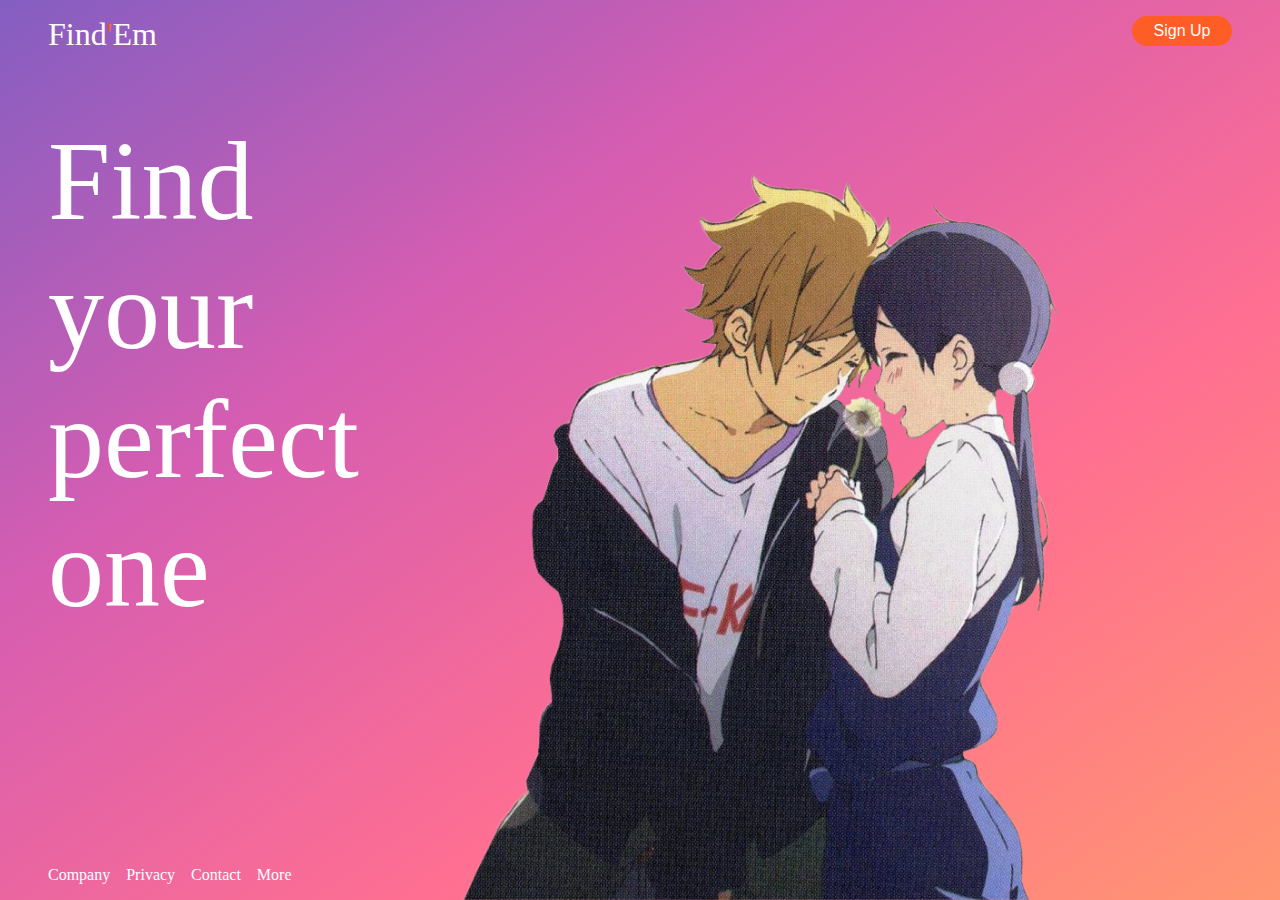
<file: index.html>
<!DOCTYPE html>
<html lang="en">
<head>
    <meta charset="UTF-8">
    <meta http-equiv="X-UA-Compatible" content="IE=edge">
    <meta name="viewport" content="width=device-width, initial-scale=1.0">
    <title>Find'Em</title>

    <link rel="stylesheet" href="style.css">
</head>
<body class="bg-gradient">
    <header class="header">
        <div class="logo"> Find<span class="logo-accent">'</span>Em </div>

        <a href="./signup.html">
            <button class="btn btn-small"> Sign Up </button>
        </a>
    </header>
    
    <main class="main">
        <div class="slogan"> Find your perfect one </div>
        <img src="couple.png" alt="couple" class="bg-image">
    </main>

    <footer class="footer">
        <div> Company </div>
        <div> Privacy </div>
        <div> Contact </div>
        <div> More </div>
    </footer>
</body>
</html>
</file>
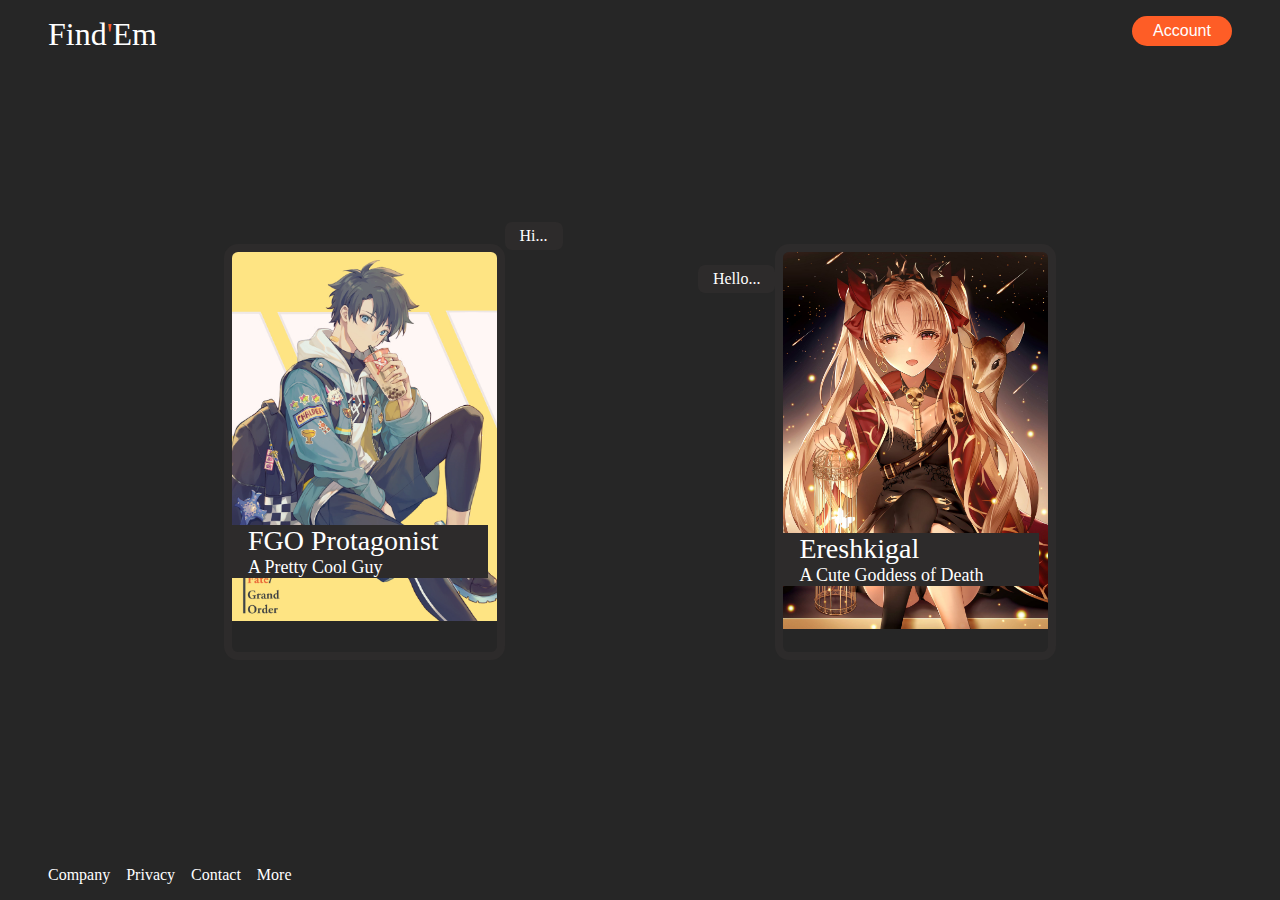
<file: chat.html>
<!DOCTYPE html>
<html lang="en">
<head>
    <meta charset="UTF-8">
    <meta http-equiv="X-UA-Compatible" content="IE=edge">
    <meta name="viewport" content="width=device-width, initial-scale=1.0">
    <title>Document</title>

    <link rel="stylesheet" href="style.css">
    <script>
        let current_profile = sessionStorage.getItem('current_profile');
        console.log(current_profile);

        if (current_profile === null) {
            current_profile = 1;
        }

        document.addEventListener('DOMContentLoaded', () => {
            document.querySelectorAll('.their-profile').forEach(profile => {
                profile.style.display = 'none';
            })

            document.querySelector(`#profile-${current_profile}`).style.display = 'block';
        })
    </script>
</head>

<body class="bg-dark">
    <header class="header">
        <div class="logo"> Find<span class="logo-accent">'</span>Em </div>

        <a href="feed.html">
            <button class="btn btn-small"> Account </button>
        </a>
    </header>

    <main class="main-feed">
        <div class="profile">
            <img src="gudao.jpg" alt="your profile" class="profile-img">
            <div class="profile-info">
                <div class="profile-name"> FGO Protagonist </div>
                <div class="profile-bio"> A Pretty Cool Guy </div>
            </div>
        </div>

        <div class="chat">
            <div class="your-msg chat-msg"> Hi... </div>
            <div class="their-msg chat-msg"> Hello... </div>
        </div>

        <div class="profile their-profile" id="profile-1">
            <img src="ereshkigal.jpeg" alt="your profile" class="profile-img">
            <div class="profile-info">
                <div class="profile-name"> Ereshkigal </div>
                <div class="profile-bio"> A Cute Goddess of Death </div>
            </div>
        </div>

        <div class="profile their-profile" id="profile-2">
            <img src="Mash.Kyrielight.full.2237502.png" alt="your profile" class="profile-img">
            <div class="profile-info">
                <div class="profile-name"> Mash Kyrielight </div>
                <div class="profile-bio"> A Cute Shielder </div>
            </div>
        </div>
    </main>

    <footer class="footer">
        <div> Company </div>
        <div> Privacy </div>
        <div> Contact </div>
        <div> More </div>
    </footer>
</body>
</html>
</file>
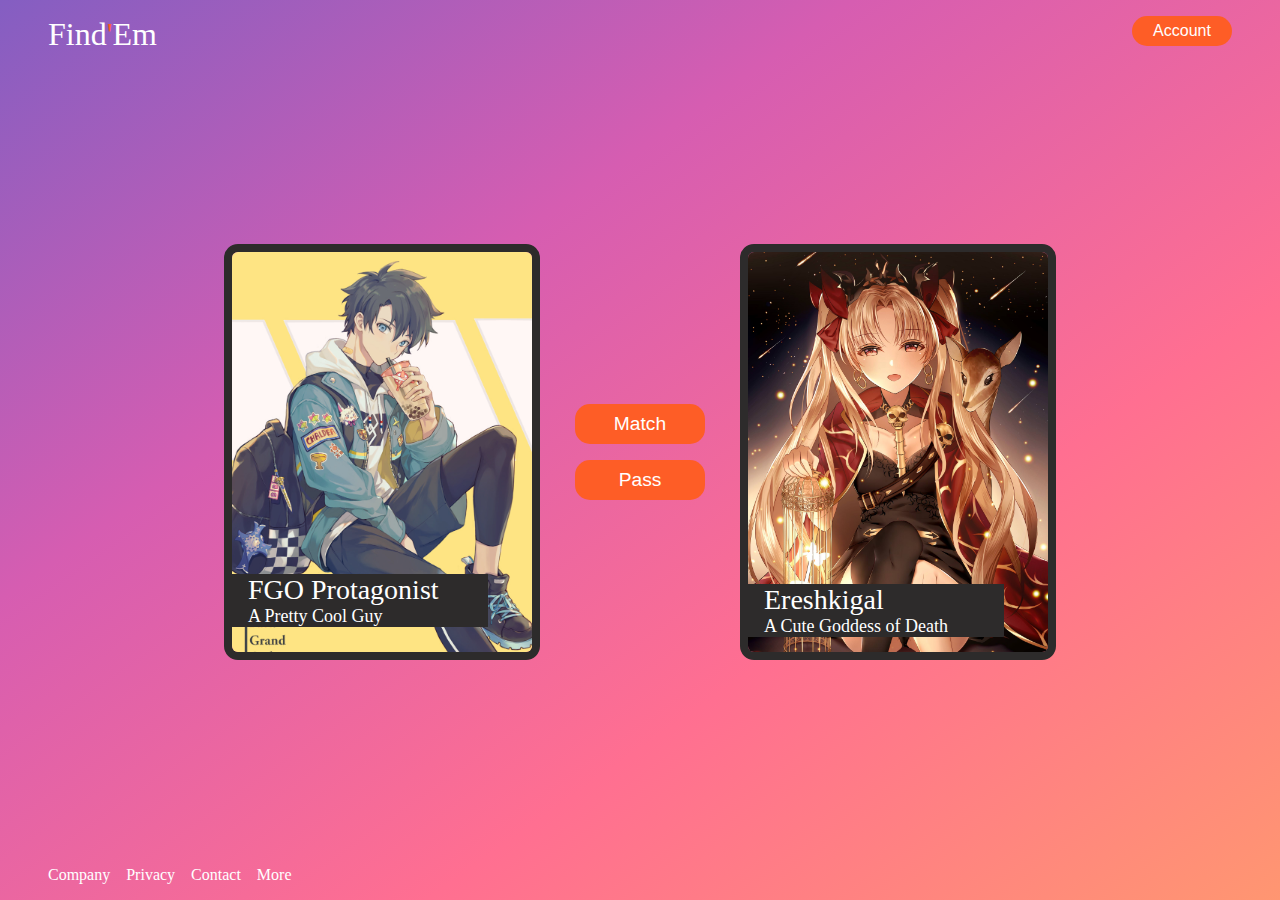
<file: feed.html>
<!DOCTYPE html>
<html lang="en">
<head>
    <meta charset="UTF-8">
    <meta http-equiv="X-UA-Compatible" content="IE=edge">
    <meta name="viewport" content="width=device-width, initial-scale=1.0">
    <title>Account Feed</title>

    <link rel="stylesheet" href="style.css">

    <script>
        let current_profile = 1;
        let off_profile = 2;

        sessionStorage.setItem('current_profile', current_profile);
        sessionStorage.setItem('off_profile', off_profile);

        function Pass() {
            document.querySelector(`#profile-${current_profile}`).style.display = 'none';
            document.querySelector(`#profile-${off_profile}`).style.display = 'block';

            temp = current_profile;
            current_profile = off_profile;
            off_profile = temp;

            sessionStorage.setItem('current_profile', current_profile);
            sessionStorage.setItem('off_profile', off_profile);
        }
    </script>
</head>
<body class="bg-gradient">
    <header class="header">
        <div class="logo"> Find<span class="logo-accent">'</span>Em </div>

        <a href="feed.html">
            <button class="btn btn-small"> Account </button>
        </a>
    </header>

    <main class="main-feed">
        <div class="profile">
            <img src="gudao.jpg" alt="your profile" class="profile-img">
            <div class="profile-info">
                <div class="profile-name"> FGO Protagonist </div>
                <div class="profile-bio"> A Pretty Cool Guy </div>
            </div>
        </div>

        <div class="feed-btns">
            <a href="./chat.html">
                <button class="btn btn-mid"> Match </button>
            </a>
            <button class="btn btn-mid" onclick="Pass();"> Pass </button>
        </div>

        <div class="profile" id="profile-1">
            <img src="ereshkigal.jpeg" alt="your profile" class="profile-img">
            <div class="profile-info">
                <div class="profile-name"> Ereshkigal </div>
                <div class="profile-bio"> A Cute Goddess of Death </div>
            </div>
        </div>

        <div class="profile" id="profile-2" style="display: none;">
            <img src="Mash.Kyrielight.full.2237502.png" alt="your profile" class="profile-img">
            <div class="profile-info">
                <div class="profile-name"> Mash Kyrielight </div>
                <div class="profile-bio"> A Cute Shielder </div>
            </div>
        </div>
    </main>

    <footer class="footer">
        <div> Company </div>
        <div> Privacy </div>
        <div> Contact </div>
        <div> More </div>
    </footer>
</body>
</html>
</file>
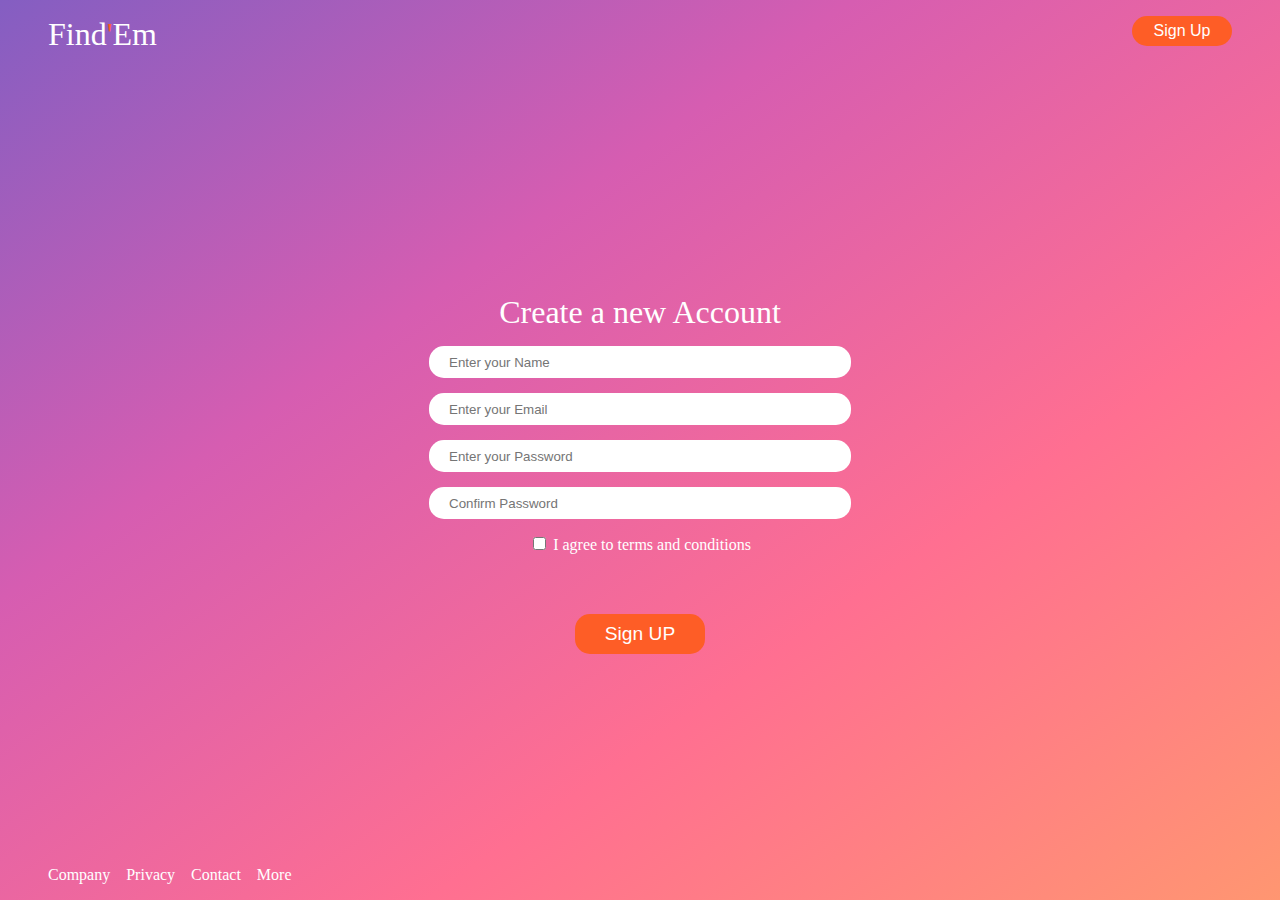
<file: signup.html>
<!DOCTYPE html>
<html lang="en">
<head>
    <meta charset="UTF-8">
    <meta http-equiv="X-UA-Compatible" content="IE=edge">
    <meta name="viewport" content="width=device-width, initial-scale=1.0">
    <title>Find'Em</title>

    <link rel="stylesheet" href="style.css">
</head>
<body class="bg-gradient">
    <header class="header">
        <div class="logo"> Find<span class="logo-accent">'</span>Em </div>

        <a href="./signup.html">
            <button class="btn btn-small"> Sign Up </button>
        </a>
    </header>
    
    <main class="main">
        <div class="sign-up-form">
            <div class="sign-up-form-fields">
                <div class="sign-up-form-heading"> Create a new Account </div>
    
                <input type="text" placeholder="Enter your Name" class="sign-up-form-input-field">
                <input type="text" placeholder="Enter your Email" class="sign-up-form-input-field">
                <input type="text" placeholder="Enter your Password" class="sign-up-form-input-field">
                <input type="text" placeholder="Confirm Password" class="sign-up-form-input-field">
                <div>
                    <input type="checkbox" name="tnc-checkbox"> <label for="tnc-checkbox"> I agree to terms and conditions </label>
                </div>
            </div>

            <div class="sign-up-form-submit">
                <a href="./feed.html">
                    <button class="btn btn-mid"> Sign UP </button>
                </a>
            </div>

        </div>
    </main>

    <footer class="footer">
        <div> Company </div>
        <div> Privacy </div>
        <div> Contact </div>
        <div> More </div>
    </footer>
</body>
</html>
</file>
<file: style.css>
body {
    margin: 0;
    padding: 0;
    height: 100vh;
    color: #FFFFFF;
}

.bg-gradient {
    background-image: linear-gradient(to bottom right, #845EC2, #D65DB1, #FF6F91, #FF9671);
}

.bg-dark {
    background-color: #262626;
}

.header {
    display: flex;
    justify-content: space-between;
    padding: 1rem;
    padding-left: 3rem;
    padding-right: 3rem;
}

.main {
    display: flex;
    height: 90vh;
    align-items: center;
}

.slogan {
    width: 30vw;
    display: flex;
    flex-wrap: wrap;
    font-size: 7rem;
    align-items: center;
    align-self: start;
    margin-top: 3rem;
    padding-left: 3rem;
}

.footer {
    position: absolute;
    display: flex;
    justify-content: flex-start;
    gap: 1rem;
    bottom: 0;
    padding-left: 3rem;
    padding-bottom: 1rem;
}

.bg-image {
    position: fixed;
    height: 85vh;
    width: auto;
    bottom: 0;
    right: 10%;
}

.logo {
    font-size: 2rem;
}

.logo-accent {
    color: #FE5D26;
}

.btn {
    background-color: #FE5D26;
    border: none;
    border-radius: 15px;
    color: #FFFFFF;
}

.btn-small {
    height: 30px;
    width: 100px;
    font-size: 1rem;
}

.btn-mid {
    height: 40px;
    width: 130px;
    font-size: 1.2rem;
}

.main-feed {
    display: flex;
    justify-content: space-between;
    align-items: center;
    height: 85vh;
    padding-left: 14rem;
    padding-right: 14rem;
}

.feed-btns {
    display: flex;
    flex-direction: column;
    gap: 1rem;
}

.profile {
    /* display: flex; */
    width: 300px;
    height: 400px;
    overflow: hidden;
    border: #2D2B2B 8px solid;
    border-radius: 14px;
}

.profile-img {
    width: 100%;
    height: auto;
    object-fit: contain;
    z-index: -1;
}

.profile-info {
    background-color: #2D2B2B;
    width: 240px;
    position: relative;
    bottom: 100px;
    padding-left: 1rem;
}

.profile-name {
    font-size: 28px;
}

.profile-bio {
    font-size: 18px;
}

.chat {
    display: flex;
    height: 60%;
    width: 24vw;
    overflow: hidden;
    flex-direction: column;
    gap: 15px;
    justify-content: flex-start;
}

.chat-msg {
    background-color: #2D2B2B;
    width: fit-content;
    padding: 5px;
    padding-left: 15px;
    padding-right: 15px;
    border-radius: 7px;
}

.your-msg {
    align-self: flex-start;
}

.their-msg {
    align-self: flex-end;
}

.sign-up-form {
    display: flex;
    width: 100%;
    flex-direction: column;
    align-items: center;
    gap: 60px;
}

.sign-up-form-heading {
    font-size: 32px;
}

.sign-up-form-input-field {
    width: 400px;
    height: 30px;
    padding-left: 20px;
    border-radius: 15px;
    border: none;
}

.sign-up-form-fields {
    display: flex;
    flex-direction: column;
    gap: 15px;
    align-items: center;
}

.sign-up-form-submit {
    display: flex;
    flex-direction: column;
    gap: 15px;
}
</file>
